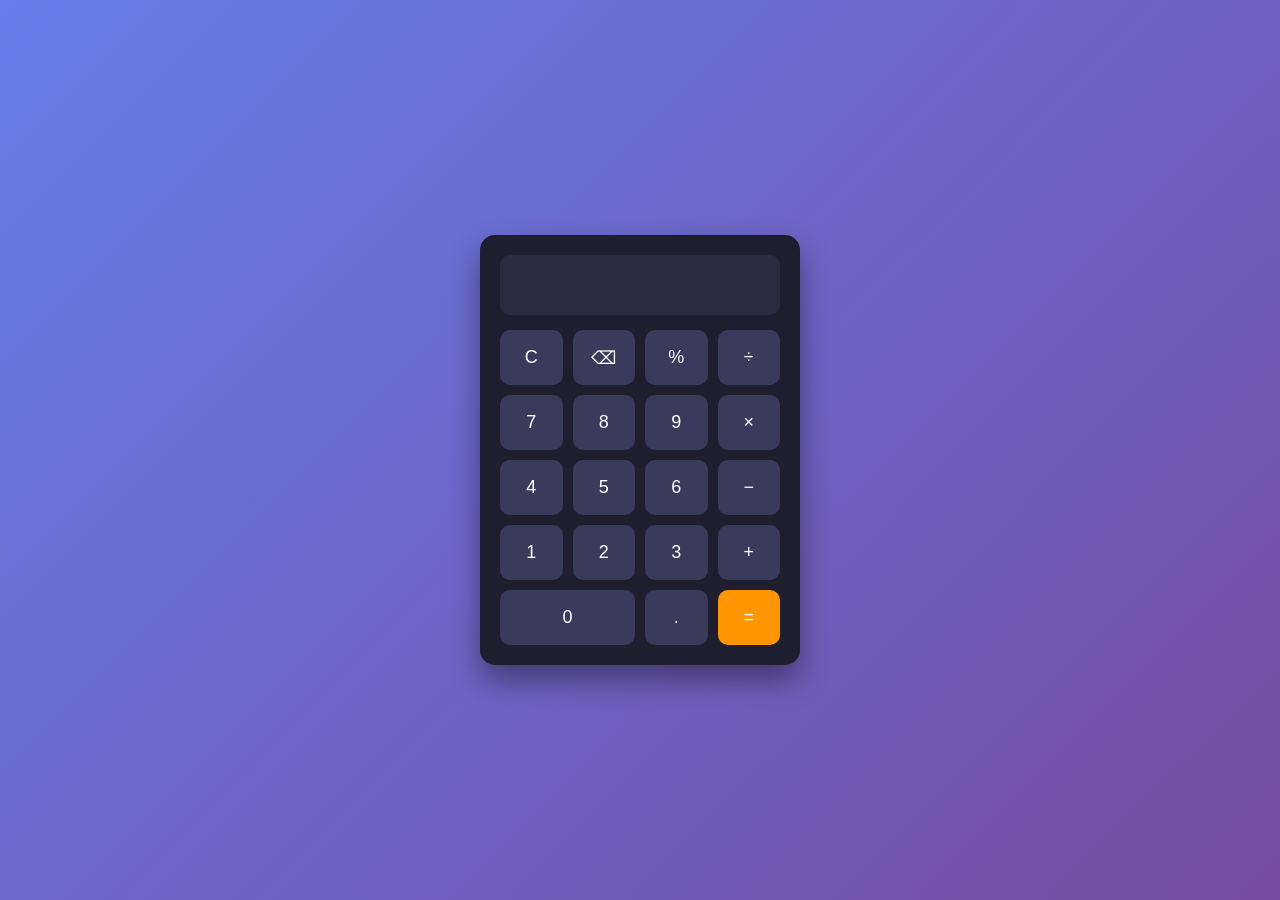
<file: calculator/index.html>
<!DOCTYPE html>
<html lang="en">
<head>
  <meta charset="UTF-8">
  <meta name="viewport" content="width=device-width, initial-scale=1.0">
  <title>Calculator</title>
  <link rel="stylesheet" href="style.css">
</head>
<body>

  <div class="calculator">
    <input type="text" id="display" disabled>

    <div class="buttons">
      <button onclick="clearDisplay()">C</button>
      <button onclick="deleteLast()">⌫</button>
      <button onclick="appendValue('%')">%</button>
      <button onclick="appendValue('/')">÷</button>

      <button onclick="appendValue('7')">7</button>
      <button onclick="appendValue('8')">8</button>
      <button onclick="appendValue('9')">9</button>
      <button onclick="appendValue('*')">×</button>

      <button onclick="appendValue('4')">4</button>
      <button onclick="appendValue('5')">5</button>
      <button onclick="appendValue('6')">6</button>
      <button onclick="appendValue('-')">−</button>

      <button onclick="appendValue('1')">1</button>
      <button onclick="appendValue('2')">2</button>
      <button onclick="appendValue('3')">3</button>
      <button onclick="appendValue('+')">+</button>

      <button onclick="appendValue('0')" class="zero">0</button>
      <button onclick="appendValue('.')">.</button>
      <button onclick="calculate()" class="equals">=</button>
    </div>
  </div>

  <script src="script.js"></script>
</body>
</html>
</file>
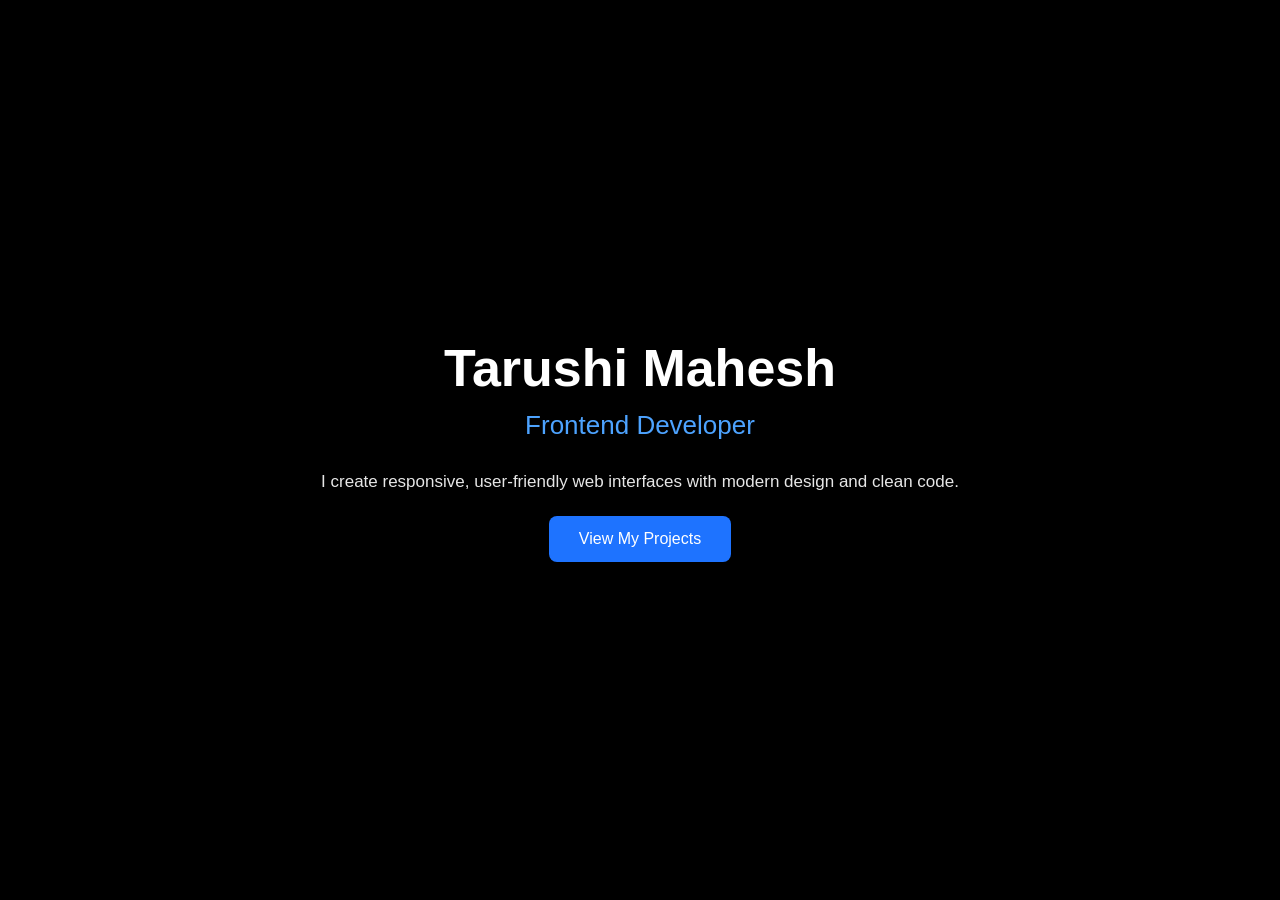
<file: responsive-landing-page/index.html>
<!DOCTYPE html>
<html lang="en">
<head>
  <meta charset="UTF-8" />
  <meta name="viewport" content="width=device-width, initial-scale=1.0" />
  <title>Tarushi Mahesh | Frontend Developer</title>

  <style>
    * {
      margin: 0;
      padding: 0;
      box-sizing: border-box;
      font-family: Arial, sans-serif;
    }

    body {
      background: #000;
      color: #fff;
    }

    section {
      min-height: 100vh;
      display: flex;
      flex-direction: column;
      justify-content: center;
      align-items: center;
      text-align: center;
      padding: 60px 20px;
    }

    h2 {
      font-size: 36px;
      margin-bottom: 25px;
    }

    p {
      max-width: 720px;
      line-height: 1.7;
      opacity: 0.9;
      font-size: 17px;
    }

    .cta-btn {
      background: #1e73ff;
      color: white;
      padding: 14px 30px;
      border-radius: 8px;
      border: none;
      cursor: pointer;
      font-size: 16px;
      margin-top: 20px;
      text-decoration: none;
      display: inline-block;
    }

    .cta-btn:hover { background: #0f5be0; }

    /* HERO */
    .hero h1 { font-size: 52px; }

    .hero h2 {
      font-size: 26px;
      color: #4da3ff;
      margin: 12px 0;
      font-weight: normal;
    }

    .hero p { margin-top: 15px; }

    /* PROJECTS */
    #projects {
      background: #f4f4f4;
      color: #222;
      display: none;
    }

    .project-grid {
      display: flex;
      gap: 28px;
      justify-content: center;
      flex-wrap: wrap;
      max-width: 1000px;
      margin-top: 30px;
    }

    .project-card {
      background: #fff;
      padding: 28px;
      border-radius: 14px;
      width: 280px;
      box-shadow: 0 6px 16px rgba(0,0,0,0.08);
      text-align: left;
    }

    .project-card h3 { margin-bottom: 12px; }

    .project-card p {
      font-size: 14px;
      color: #555;
      margin-bottom: 18px;
    }

    .project-links a {
      display: inline-block;
      padding: 9px 16px;
      border-radius: 6px;
      text-decoration: none;
      font-size: 13px;
      color: white;
      background: #1e73ff;
    }

    /* ABOUT */
    #about { background: #111; display: none; }

    /* SKILLS */
    .skills-grid {
      display: flex;
      flex-wrap: wrap;
      gap: 18px;
      justify-content: center;
      max-width: 750px;
      margin-top: 25px;
    }

    .skill {
      background: #1e73ff;
      padding: 12px 20px;
      border-radius: 8px;
      font-size: 15px;
    }

    /* CONTACT */
    #contact { background: #000; display: none; }

    .contact-links a {
      display: block;
      color: #4da3ff;
      text-decoration: none;
      margin: 8px 0;
      font-size: 18px;
    }

    footer {
      margin-top: 40px;
      font-size: 14px;
      color: #888;
    }

    /* MOBILE */
    @media (max-width: 600px) {
      .hero h1 { font-size: 36px; }
      .hero h2 { font-size: 20px; }
      p { font-size: 15px; }
    }
  </style>
</head>

<body>

  <!-- HERO -->
  <section class="hero" id="home">
    <h1>Tarushi Mahesh</h1>
    <h2>Frontend Developer</h2>
    <p>
      I create responsive, user-friendly web interfaces with modern design and clean code.
    </p>

    <button class="cta-btn" onclick="showProjects()">View My Projects</button>
  </section>

  <!-- PROJECTS -->
  <section id="projects">
    <h2>My Projects</h2>

    <div class="project-grid">

      <div class="project-card">
        <h3>To-Do List App</h3>
        <p>Task manager with localStorage persistence and dynamic DOM updates.</p>
        <div class="project-links">
          <a href="https://taarushi-byte.github.io/web-dev-portfolio/todo-app/" target="_blank">Live Demo</a>
        </div>
      </div>

      <div class="project-card">
        <h3>Weather App</h3>
        <p>Real-time weather search using OpenWeather API and async JavaScript.</p>
        <div class="project-links">
          <a href="https://taarushi-byte.github.io/web-dev-portfolio/weather-app/" target="_blank">Live Demo</a>
        </div>
      </div>

      <div class="project-card">
        <h3>Calculator App</h3>
        <p>Functional calculator with arithmetic logic and clean JS implementation.</p>
        <div class="project-links">
          <a href="https://taarushi-byte.github.io/web-dev-portfolio/calculator/" target="_blank">Live Demo</a>
        </div>
      </div>

    </div>

    <button class="cta-btn" onclick="showAbout()">About Me & Skills</button>
  </section>

  <!-- ABOUT + SKILLS -->
  <section id="about">
    <h2>About Me</h2>
    <p>
      I am a student focused on Frontend Development with a strong interest in
      building real-world web applications. I enjoy creating responsive user
      interfaces, working with modern web technologies, and continuously improving
      my practical development skills through hands-on projects.
    </p>

    <h2>Skills</h2>

    <div class="skills-grid">
      <div class="skill">HTML</div>
      <div class="skill">CSS</div>
      <div class="skill">JavaScript</div>
      <div class="skill">Git & GitHub</div>
      <div class="skill">Responsive Design</div>
      <div class="skill">APIs & LocalStorage</div>
    </div>

    <button class="cta-btn" onclick="showContact()">Contact & Resume</button>
  </section>

  <!-- CONTACT -->
  <section id="contact">
    <h2>Contact Me</h2>

    <div class="contact-links">
      <a href="mailto:tarushimahesh@gmail.com">tarushimahesh@gmail.com</a>
      <a href="https://www.linkedin.com/in/tarushi-mahesh-080983260" target="_blank">LinkedIn Profile</a>
      <a href="https://github.com/Taarushi-byte" target="_blank">GitHub Profile</a>
    </div>

    <!-- Resume download (upload PDF later as resume.pdf in same folder) -->
    <a href="resume.pdf" class="cta-btn" download>Download Resume</a>

    <!-- Contact mail button -->
    <a href="mailto:tarushimahesh@gmail.com" class="cta-btn">Contact Me</a>

    <footer>© 2026 Tarushi Mahesh • Frontend Developer</footer>
  </section>

  <script>
    function showProjects() {
      document.getElementById("home").style.display = "none";
      document.getElementById("projects").style.display = "flex";
    }

    function showAbout() {
      document.getElementById("projects").style.display = "none";
      document.getElementById("about").style.display = "flex";
    }

    function showContact() {
      document.getElementById("about").style.display = "none";
      document.getElementById("contact").style.display = "flex";
    }
  </script>

</body>
</html>
</file>
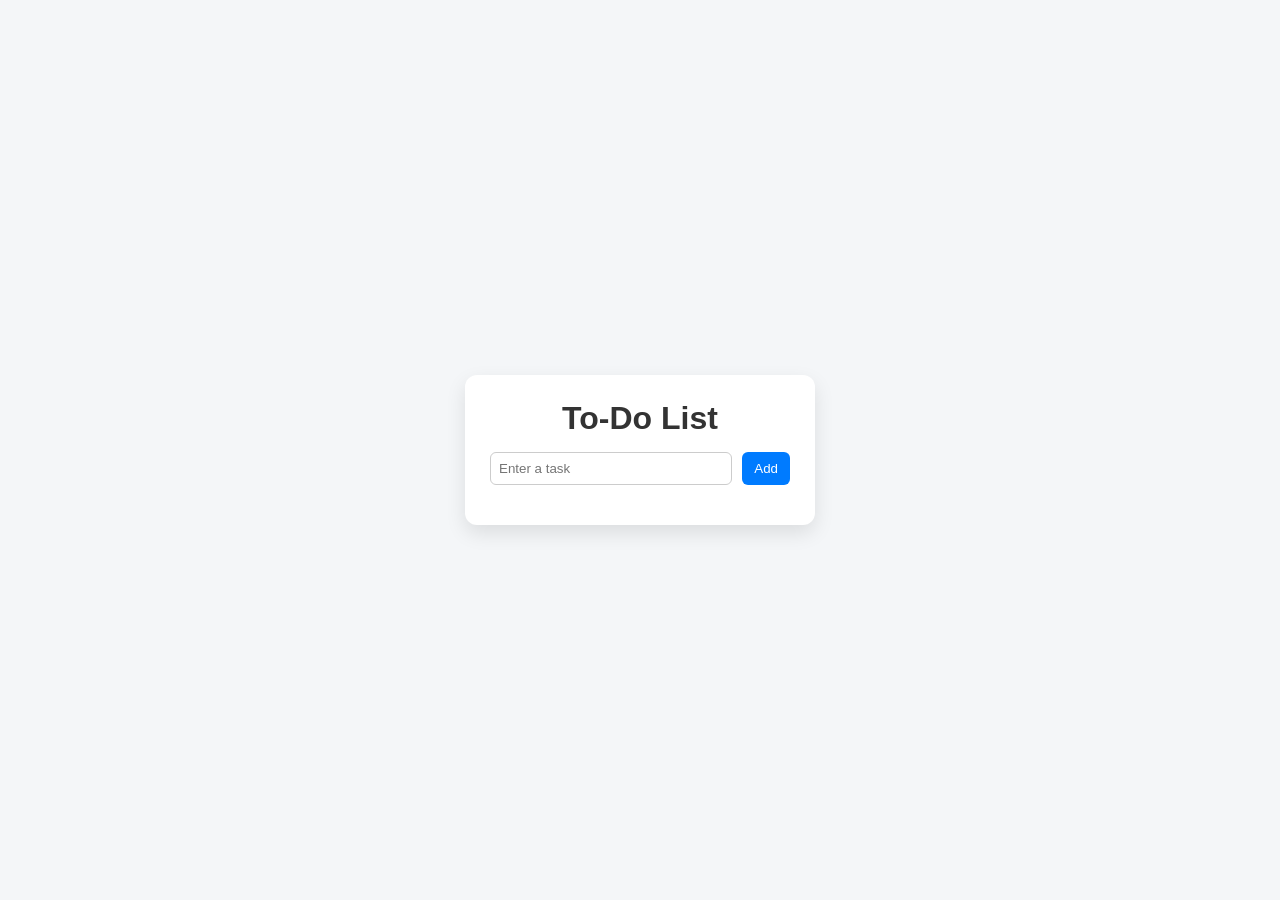
<file: todo-app/index.html>
<!DOCTYPE html>
<html lang="en">
<head>
  <meta charset="UTF-8">
  <meta name="viewport" content="width=device-width, initial-scale=1.0">
  <title>To-Do App</title>
  <link rel="stylesheet" href="style.css">
</head>
<body>

  <div class="container">
    <h1>To-Do List</h1>

    <div class="input-section">
      <input id="taskInput" type="text" placeholder="Enter a task">
      <button id="addBtn">Add</button>
    </div>

    <ul id="taskList"></ul>
  </div>

  <script src="script.js"></script>
</body>
</html>
</file>
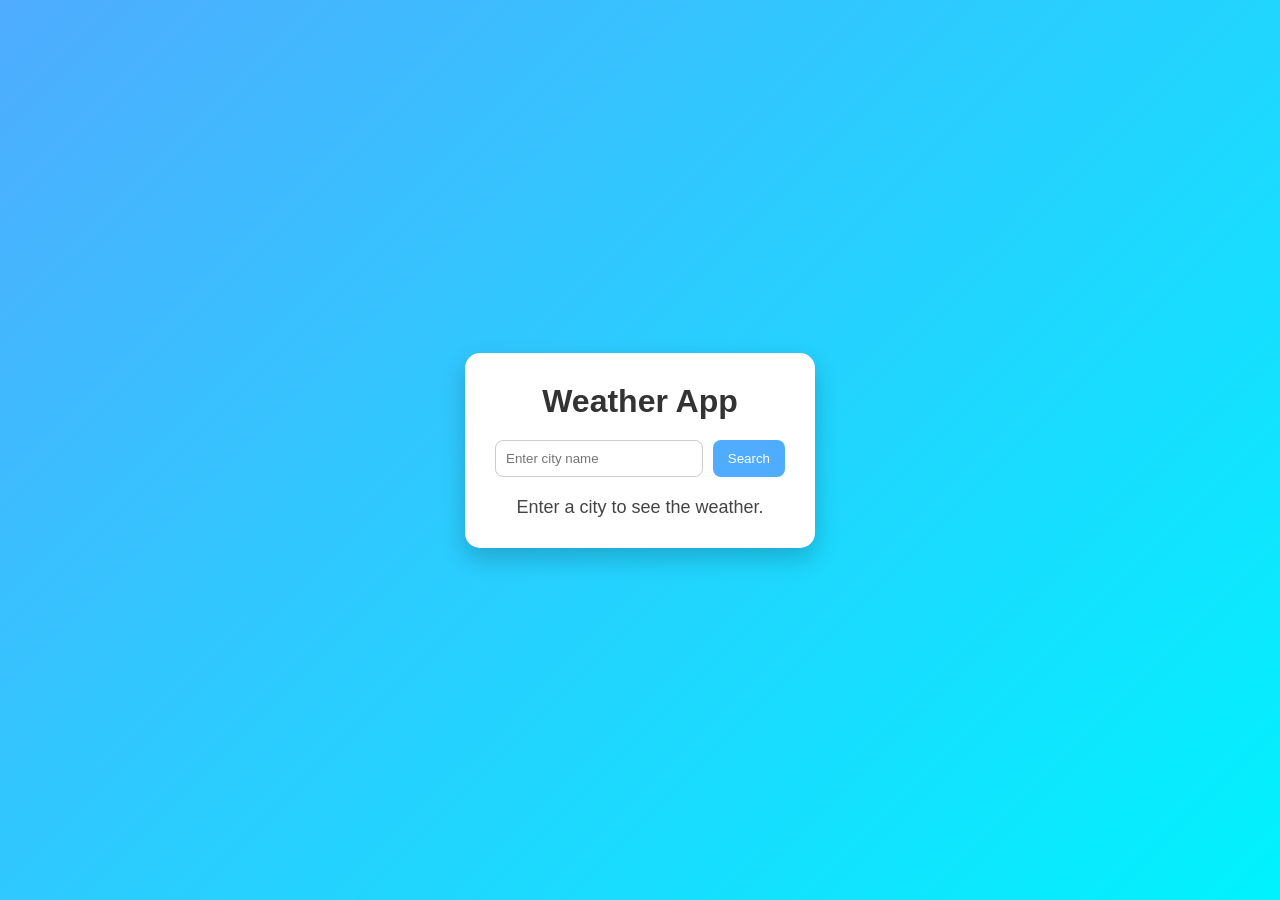
<file: weather-app/index.html>
<!DOCTYPE html>
<html lang="en">
<head>
  <meta charset="UTF-8">
  <meta name="viewport" content="width=device-width, initial-scale=1.0">
  <title>Weather App</title>
  <link rel="stylesheet" href="style.css">
</head>
<body>

  <div class="weather-container">
    <h1>Weather App</h1>

    <div class="search-box">
      <input type="text" id="cityInput" placeholder="Enter city name">
      <button id="searchBtn">Search</button>
    </div>

    <div id="weatherResult" class="weather-result">
      <p>Enter a city to see the weather.</p>
    </div>
  </div>

  <script src="script.js"></script>
</body>
</html>
</file>
<file: calculator/style.css>
* {
  margin: 0;
  padding: 0;
  box-sizing: border-box;
  font-family: Arial, sans-serif;
}

body {
  height: 100vh;
  display: flex;
  justify-content: center;
  align-items: center;
  background: linear-gradient(135deg, #667eea, #764ba2);
}

.calculator {
  background: #1e1e2f;
  padding: 20px;
  border-radius: 15px;
  width: 320px;
  box-shadow: 0 15px 30px rgba(0, 0, 0, 0.4);
}

#display {
  width: 100%;
  height: 60px;
  margin-bottom: 15px;
  font-size: 24px;
  padding: 10px;
  border: none;
  border-radius: 10px;
  text-align: right;
  background: #2a2a40;
  color: #fff;
}

.buttons {
  display: grid;
  grid-template-columns: repeat(4, 1fr);
  gap: 10px;
}

button {
  height: 55px;
  font-size: 18px;
  border: none;
  border-radius: 10px;
  cursor: pointer;
  background: #3a3a5c;
  color: white;
  transition: 0.2s;
}

button:hover {
  background: #50507a;
}

.zero {
  grid-column: span 2;
}

.equals {
  background: #ff9500;
  color: white;
}

.equals:hover {
  background: #e08900;
}
</file>
<file: todo-app/style.css>
* {
  margin: 0;
  padding: 0;
  box-sizing: border-box;
  font-family: Arial, sans-serif;
}

body {
  background: #f4f6f8;
  display: flex;
  justify-content: center;
  align-items: center;
  height: 100vh;
}

.container {
  background: #ffffff;
  padding: 25px;
  border-radius: 12px;
  width: 350px;
  box-shadow: 0 8px 20px rgba(0, 0, 0, 0.1);
  text-align: center;
}

h1 {
  margin-bottom: 15px;
  color: #333;
}

.input-section {
  display: flex;
  gap: 10px;
  margin-bottom: 15px;
}

input {
  flex: 1;
  padding: 8px;
  border: 1px solid #ccc;
  border-radius: 6px;
}

button {
  padding: 8px 12px;
  background: #007bff;
  border: none;
  color: white;
  border-radius: 6px;
  cursor: pointer;
}

button:hover {
  background: #0056b3;
}

ul {
  list-style: none;
  margin-top: 10px;
}

li {
  background: #f1f1f1;
  padding: 8px;
  margin-bottom: 8px;
  border-radius: 6px;
  display: flex;
  justify-content: space-between;
  align-items: center;
}

.completed {
  text-decoration: line-through;
  color: gray;
}
</file>
<file: weather-app/style.css>
* {
  margin: 0;
  padding: 0;
  box-sizing: border-box;
  font-family: Arial, sans-serif;
}

body {
  height: 100vh;
  display: flex;
  justify-content: center;
  align-items: center;
  background: linear-gradient(135deg, #4facfe, #00f2fe);
}

.weather-container {
  background: white;
  padding: 30px;
  border-radius: 15px;
  width: 350px;
  text-align: center;
  box-shadow: 0 10px 25px rgba(0,0,0,0.2);
}

h1 {
  margin-bottom: 20px;
  color: #333;
}

.search-box {
  display: flex;
  gap: 10px;
  margin-bottom: 20px;
}

.search-box input {
  flex: 1;
  padding: 10px;
  border: 1px solid #ccc;
  border-radius: 8px;
  outline: none;
}

.search-box button {
  padding: 10px 15px;
  border: none;
  background: #4facfe;
  color: white;
  border-radius: 8px;
  cursor: pointer;
  transition: 0.3s;
}

.search-box button:hover {
  background: #00c6ff;
}

.weather-result {
  font-size: 18px;
  color: #444;
}

.weather-result h2 {
  margin-bottom: 10px;
}
</file>
